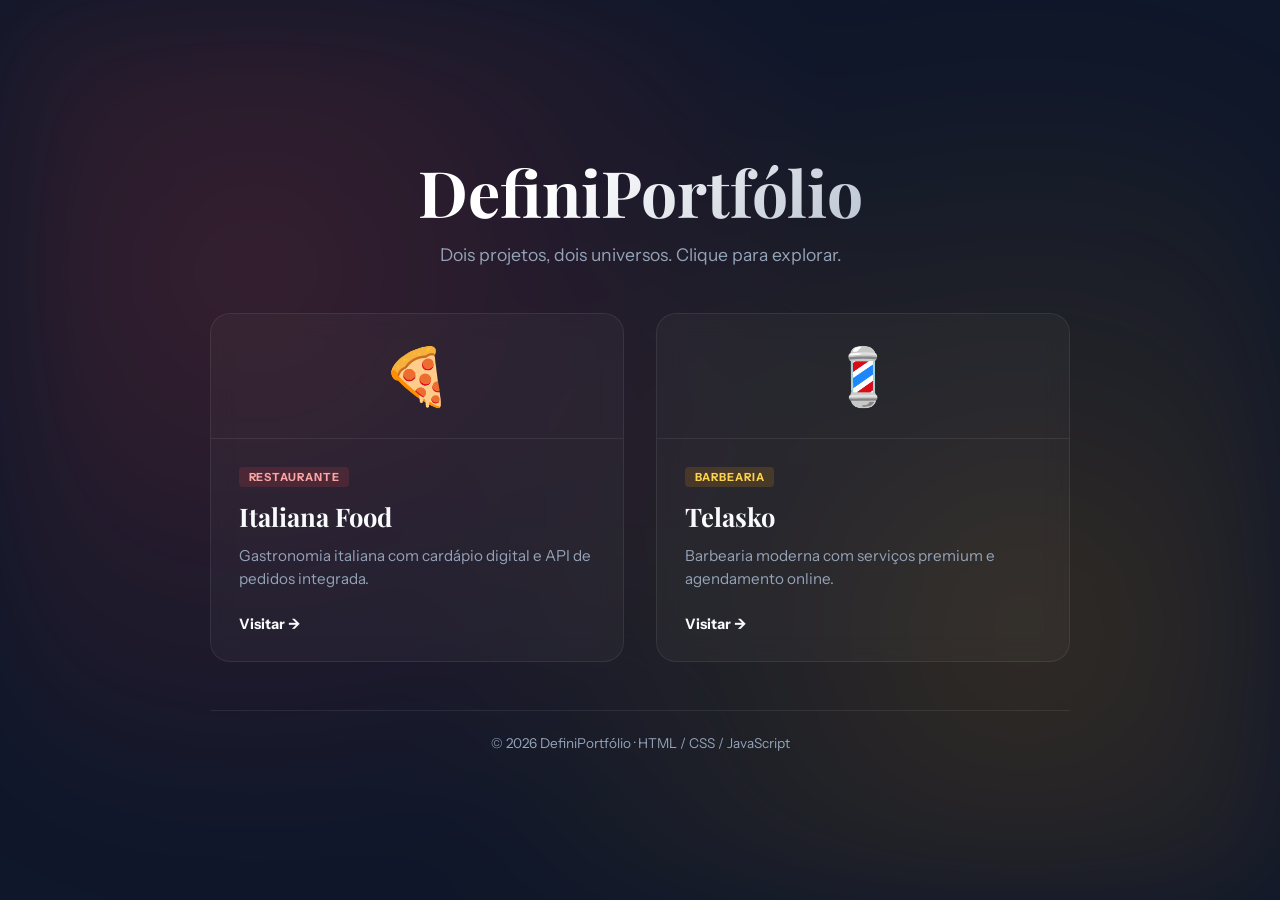
<file: definiportifolio/index.html>
<!DOCTYPE html>
<html lang="pt-BR">
<head>
    <meta charset="UTF-8">
    <meta name="viewport" content="width=device-width, initial-scale=1.0">
    <title>DefiniPortfólio - Projetos</title>
    <link rel="preconnect" href="https://fonts.googleapis.com">
    <link rel="preconnect" href="https://fonts.gstatic.com" crossorigin>
    <link href="https://fonts.googleapis.com/css2?family=Instrument+Sans:wght@400;600;700&family=Playfair+Display:ital,wght@0,700;1,700&display=swap" rel="stylesheet">
    <link rel="stylesheet" href="style.css">
</head>
<body>
    <div class="bg-glow"></div>
    <main class="portal">
        <header class="portal-header">
            <h1>DefiniPortfólio</h1>
            <p>Dois projetos, dois universos. Clique para explorar.</p>
        </header>
        <div class="cards">
            <a href="italiana-food/index.html" class="card card--food" id="card-italiana">
                <div class="card-icon">🍕</div>
                <div class="card-body">
                    <span class="tag tag--food">Restaurante</span>
                    <h2>Italiana Food</h2>
                    <p>Gastronomia italiana com cardápio digital e API de pedidos integrada.</p>
                    <span class="arrow">Visitar →</span>
                </div>
            </a>
            <a href="telasko/index.html" class="card card--barber" id="card-telasko">
                <div class="card-icon">💈</div>
                <div class="card-body">
                    <span class="tag tag--barber">Barbearia</span>
                    <h2>Telasko</h2>
                    <p>Barbearia moderna com serviços premium e agendamento online.</p>
                    <span class="arrow">Visitar →</span>
                </div>
            </a>
        </div>
        <footer class="portal-footer">
            <p>&copy; 2026 DefiniPortfólio · HTML / CSS / JavaScript</p>
        </footer>
    </main>
</body>
</html>
</file>
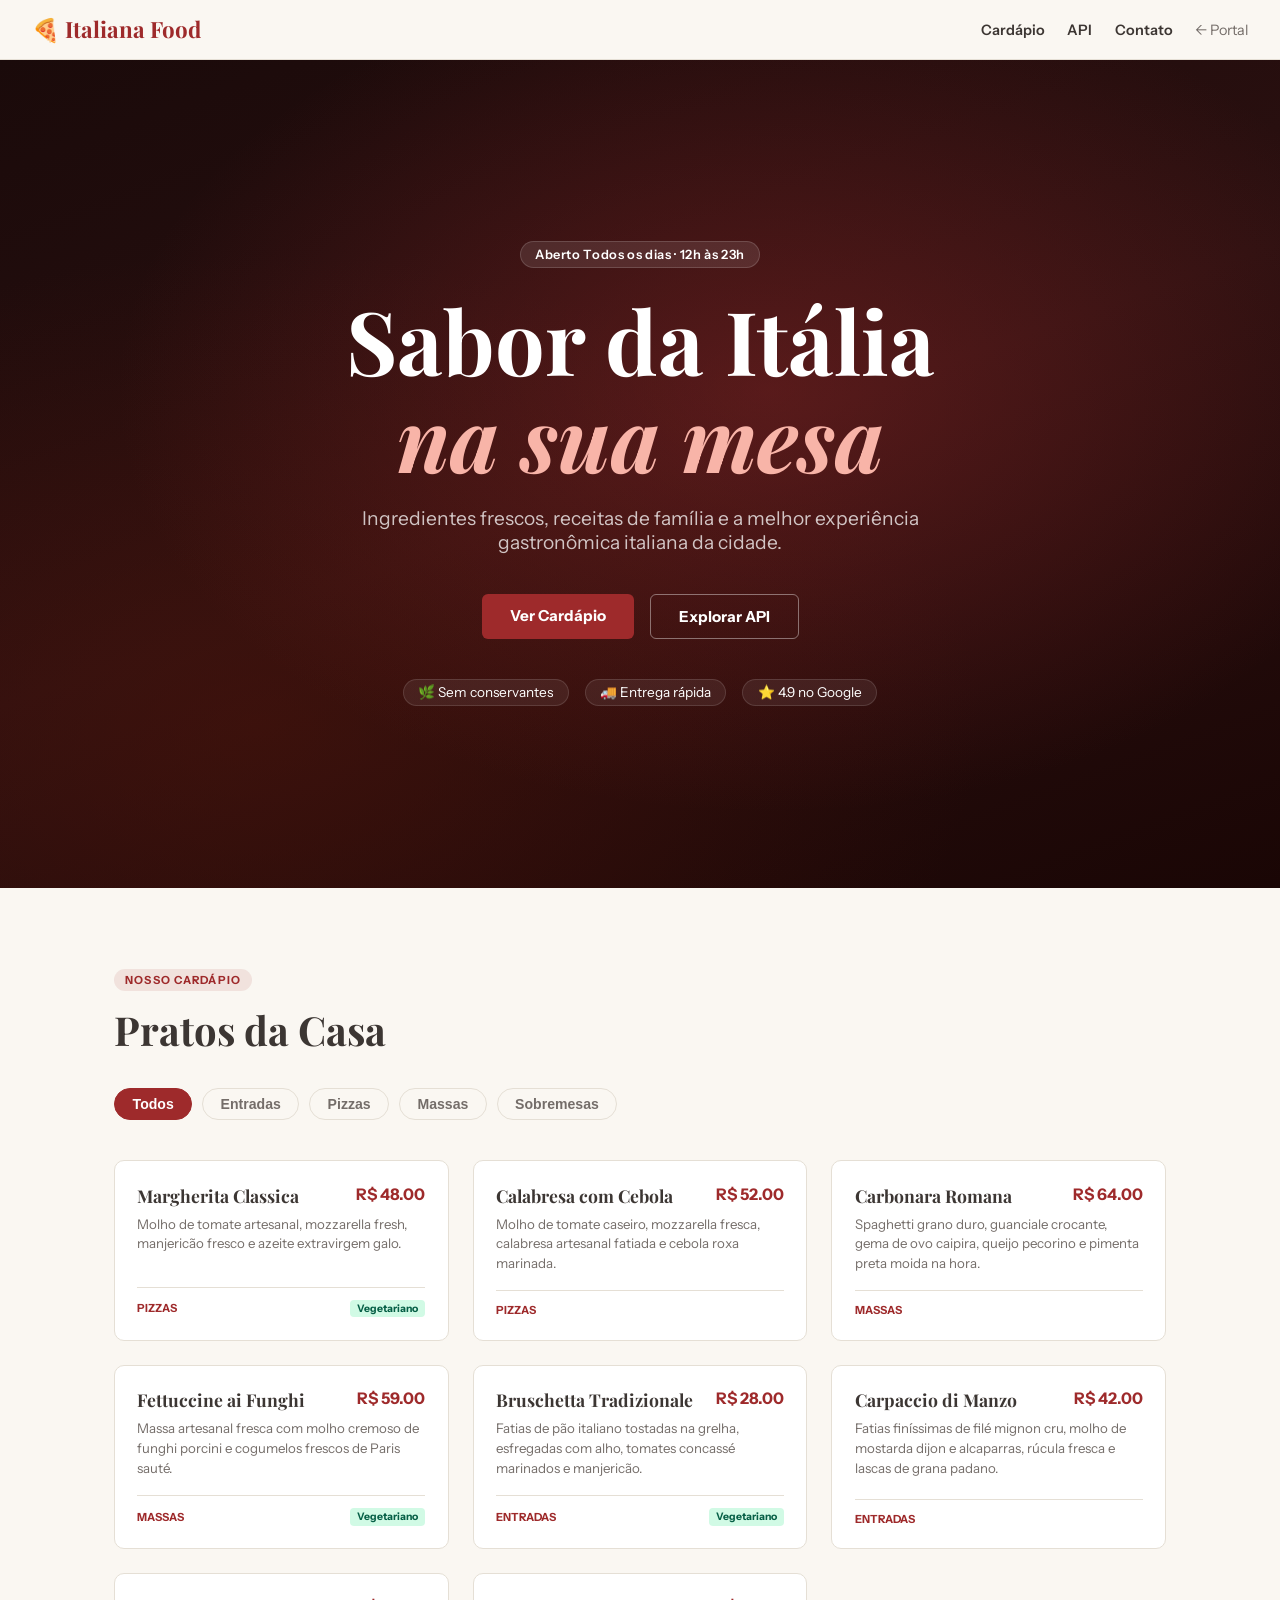
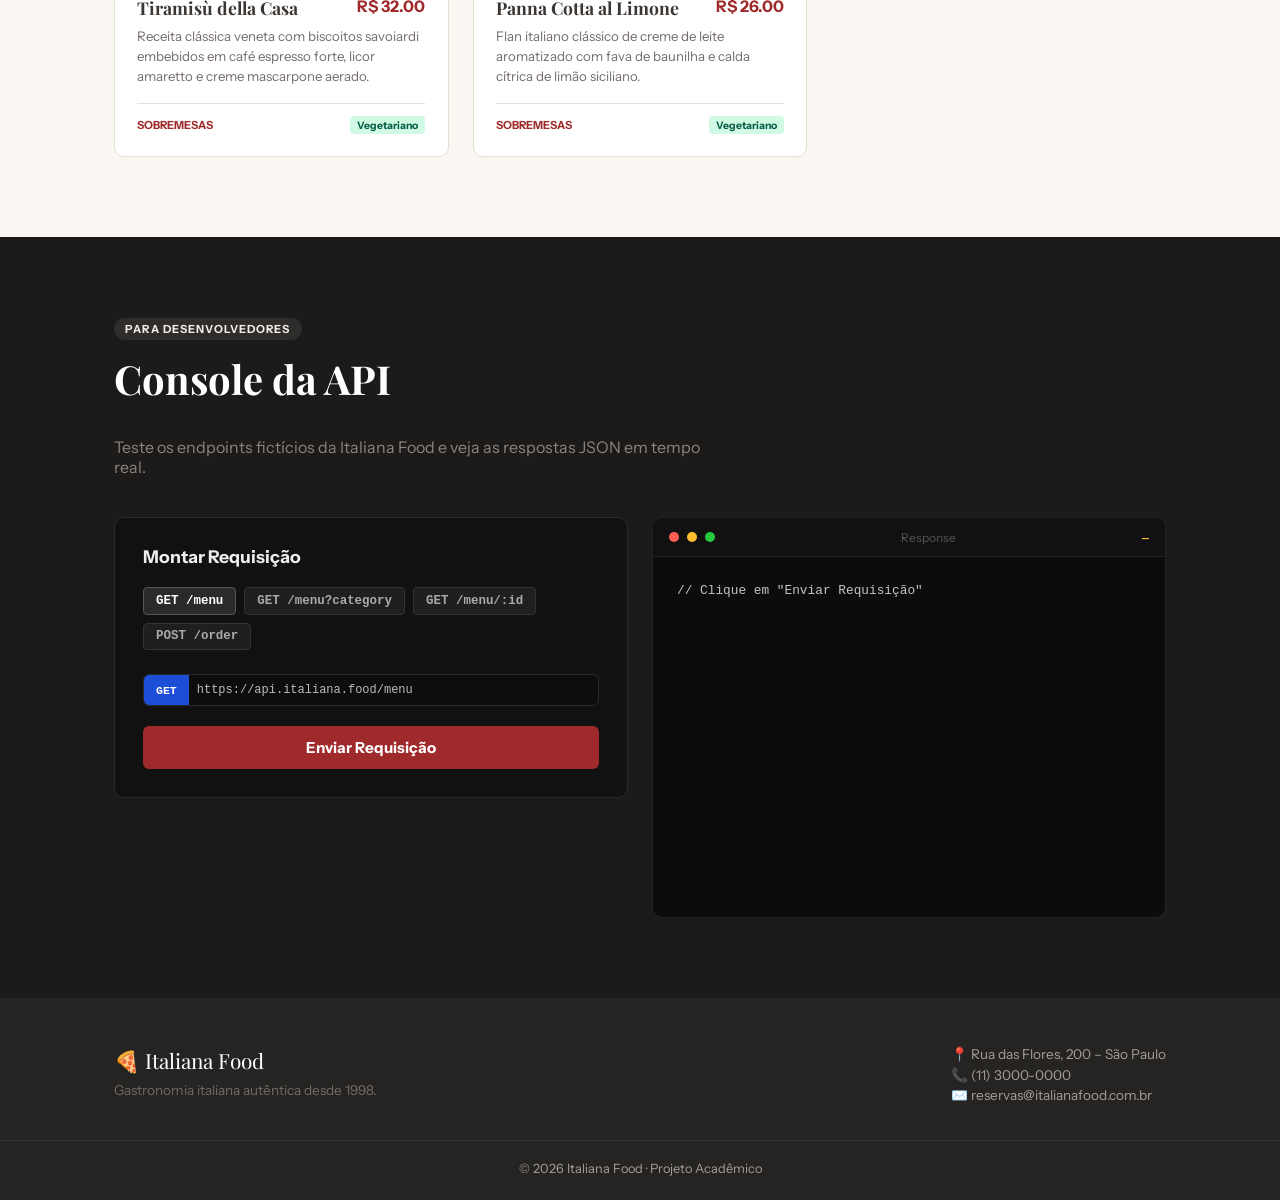
<file: definiportifolio/italiana-food/index.html>
<!DOCTYPE html>
<html lang="pt-BR">
<head>
    <meta charset="UTF-8">
    <meta name="viewport" content="width=device-width, initial-scale=1.0">
    <title>Italiana Food – Gastronomia Italiana</title>
    <link rel="preconnect" href="https://fonts.googleapis.com">
    <link rel="preconnect" href="https://fonts.gstatic.com" crossorigin>
    <link href="https://fonts.googleapis.com/css2?family=Instrument+Sans:wght@400;600;700&family=Playfair+Display:ital,wght@0,400;0,700;1,400;1,700&display=swap" rel="stylesheet">
    <link rel="stylesheet" href="style.css">
</head>
<body>

    <!-- NAVBAR -->
    <nav class="nav">
        <div class="nav-logo">🍕 Italiana Food</div>
        <ul class="nav-links">
            <li><a href="#cardapio">Cardápio</a></li>
            <li><a href="#api">API</a></li>
            <li><a href="#contato">Contato</a></li>
            <li><a href="../index.html" class="nav-back">← Portal</a></li>
        </ul>
    </nav>

    <!-- HERO -->
    <section class="hero">
        <div class="hero-badge">Aberto Todos os dias · 12h às 23h</div>
        <h1 class="hero-title">Sabor da Itália<br><em>na sua mesa</em></h1>
        <p class="hero-sub">Ingredientes frescos, receitas de família e a melhor experiência gastronômica italiana da cidade.</p>
        <div class="hero-btns">
            <a href="#cardapio" class="btn btn-primary">Ver Cardápio</a>
            <a href="#api" class="btn btn-outline">Explorar API</a>
        </div>
        <div class="hero-pills">
            <span>🌿 Sem conservantes</span>
            <span>🚚 Entrega rápida</span>
            <span>⭐ 4.9 no Google</span>
        </div>
    </section>

    <!-- CARDÁPIO -->
    <section class="section" id="cardapio">
        <div class="container">
            <span class="section-tag">Nosso cardápio</span>
            <h2 class="section-title">Pratos da Casa</h2>
            <div class="filter-bar">
                <button class="filter active" data-cat="all">Todos</button>
                <button class="filter" data-cat="entradas">Entradas</button>
                <button class="filter" data-cat="pizzas">Pizzas</button>
                <button class="filter" data-cat="massas">Massas</button>
                <button class="filter" data-cat="sobremesas">Sobremesas</button>
            </div>
            <div class="menu-grid" id="menu-grid">
                <p class="loading">Carregando...</p>
            </div>
        </div>
    </section>

    <!-- API EXPLORER -->
    <section class="section section--dark" id="api">
        <div class="container">
            <span class="section-tag">Para desenvolvedores</span>
            <h2 class="section-title">Console da API</h2>
            <p class="section-desc">Teste os endpoints fictícios da Italiana Food e veja as respostas JSON em tempo real.</p>

            <div class="api-layout">
                <div class="api-panel">
                    <h3>Montar Requisição</h3>
                    <div class="tab-row" id="tabs">
                        <button class="tab active" data-method="GET" data-url="menu-all">GET /menu</button>
                        <button class="tab" data-method="GET" data-url="menu-cat">GET /menu?category</button>
                        <button class="tab" data-method="GET" data-url="menu-id">GET /menu/:id</button>
                        <button class="tab" data-method="POST" data-url="order">POST /order</button>
                    </div>

                    <div id="param-cat" class="param" style="display:none">
                        <label>Categoria</label>
                        <select id="cat-val" class="input">
                            <option value="entradas">entradas</option>
                            <option value="pizzas">pizzas</option>
                            <option value="massas">massas</option>
                            <option value="sobremesas">sobremesas</option>
                        </select>
                    </div>
                    <div id="param-id" class="param" style="display:none">
                        <label>ID do prato (1–8)</label>
                        <input type="number" id="id-val" class="input" value="1" min="1" max="8">
                    </div>
                    <div id="param-body" class="param" style="display:none">
                        <label>Body JSON</label>
                        <textarea id="body-val" class="input mono" rows="5">{ "customerName": "João", "items": [{"id":3,"qty":1},{"id":7,"qty":2}] }</textarea>
                    </div>

                    <div class="url-preview">
                        <span class="method-badge" id="method-badge">GET</span>
                        <span class="url-text" id="url-text">https://api.italiana.food/menu</span>
                    </div>

                    <button class="btn btn-primary full" id="btn-send">Enviar Requisição</button>
                </div>

                <div class="terminal">
                    <div class="terminal-bar">
                        <span class="dot r"></span><span class="dot y"></span><span class="dot g"></span>
                        <span class="tbar-title">Response</span>
                        <span id="status-tag" class="status-tag">—</span>
                    </div>
                    <pre id="res-out" class="terminal-body mono">// Clique em "Enviar Requisição"</pre>
                </div>
            </div>
        </div>
    </section>

    <!-- CONTATO / FOOTER -->
    <footer class="footer" id="contato">
        <div class="container footer-inner">
            <div>
                <div class="footer-logo">🍕 Italiana Food</div>
                <p class="footer-desc">Gastronomia italiana autêntica desde 1998.</p>
            </div>
            <div class="footer-info">
                <p>📍 Rua das Flores, 200 – São Paulo</p>
                <p>📞 (11) 3000-0000</p>
                <p>✉️ reservas@italianafood.com.br</p>
            </div>
        </div>
        <p class="footer-copy">&copy; 2026 Italiana Food · Projeto Acadêmico</p>
    </footer>

    <script src="app.js"></script>
</body>
</html>
</file>
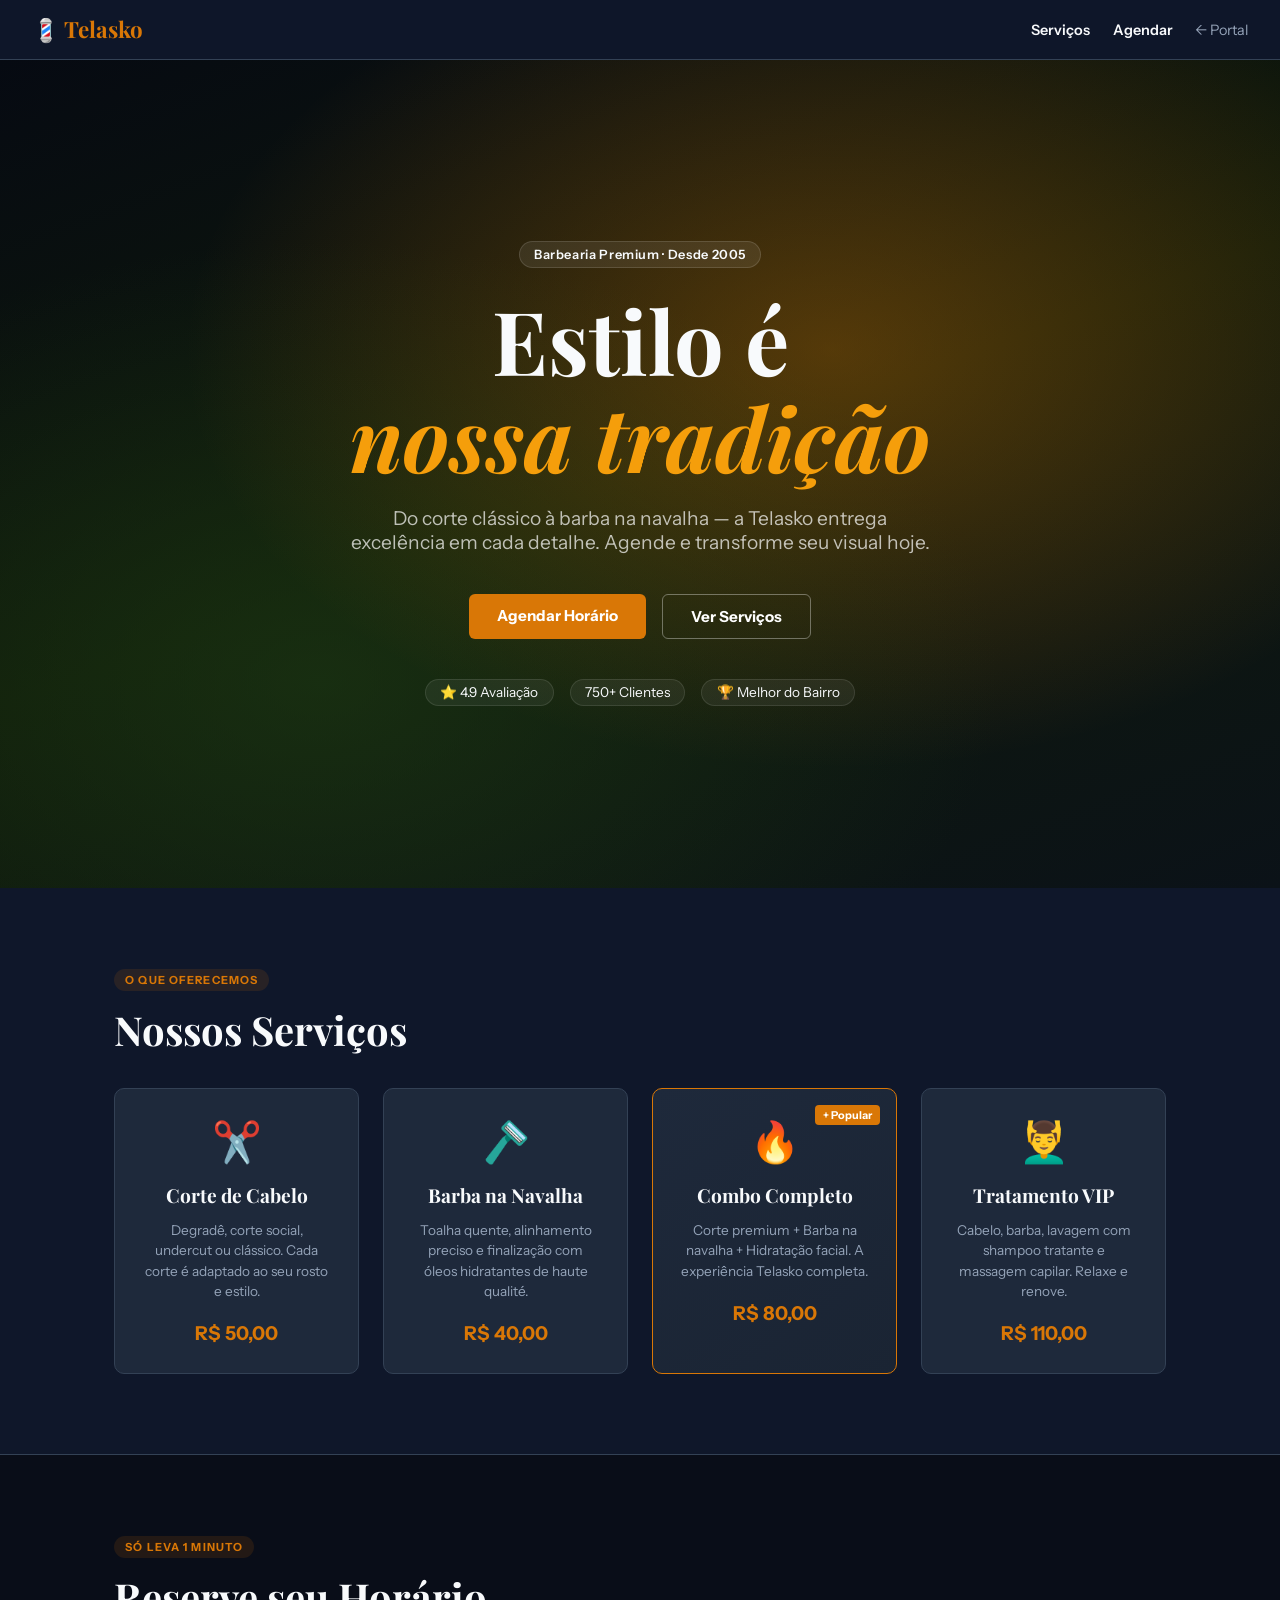
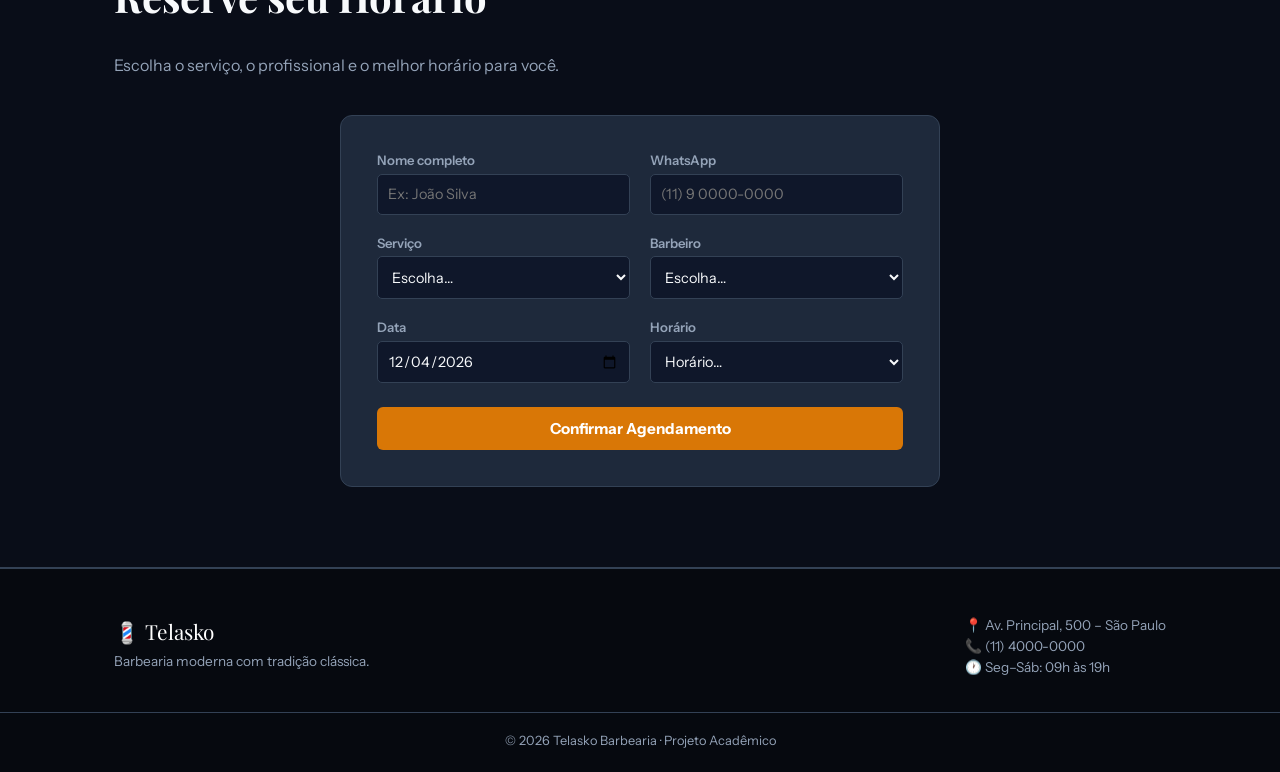
<file: definiportifolio/telasko/index.html>
<!DOCTYPE html>
<html lang="pt-BR">
<head>
    <meta charset="UTF-8">
    <meta name="viewport" content="width=device-width, initial-scale=1.0">
    <title>Telasko – Barbearia Moderna</title>
    <link rel="preconnect" href="https://fonts.googleapis.com">
    <link rel="preconnect" href="https://fonts.gstatic.com" crossorigin>
    <link href="https://fonts.googleapis.com/css2?family=Instrument+Sans:wght@400;600;700&family=Playfair+Display:ital,wght@0,700;1,700&display=swap" rel="stylesheet">
    <link rel="stylesheet" href="style.css">
</head>
<body>

    <!-- NAVBAR -->
    <nav class="nav">
        <div class="nav-logo">💈 Telasko</div>
        <ul class="nav-links">
            <li><a href="#services">Serviços</a></li>
            <li><a href="#agendamento">Agendar</a></li>
            <li><a href="../index.html" class="nav-back">← Portal</a></li>
        </ul>
    </nav>

    <!-- HERO -->
    <section class="hero">
        <div class="hero-label">Barbearia Premium · Desde 2005</div>
        <h1 class="hero-title">Estilo é<br><em>nossa tradição</em></h1>
        <p class="hero-sub">Do corte clássico à barba na navalha — a Telasko entrega excelência em cada detalhe. Agende e transforme seu visual hoje.</p>
        <div class="hero-btns">
            <a href="#agendamento" class="btn btn-primary">Agendar Horário</a>
            <a href="#services" class="btn btn-outline">Ver Serviços</a>
        </div>
        <div class="hero-badges">
            <span>⭐ 4.9 Avaliação</span>
            <span>750+ Clientes</span>
            <span>🏆 Melhor do Bairro</span>
        </div>
    </section>

    <!-- SERVICES -->
    <section class="section" id="services">
        <div class="container">
            <span class="section-tag">O que oferecemos</span>
            <h2 class="section-title">Nossos Serviços</h2>
            <div class="services-grid">
                <div class="service-card">
                    <div class="svc-icon">✂️</div>
                    <h3>Corte de Cabelo</h3>
                    <p>Degradê, corte social, undercut ou clássico. Cada corte é adaptado ao seu rosto e estilo.</p>
                    <span class="svc-price">R$ 50,00</span>
                </div>
                <div class="service-card">
                    <div class="svc-icon">🪒</div>
                    <h3>Barba na Navalha</h3>
                    <p>Toalha quente, alinhamento preciso e finalização com óleos hidratantes de haute qualité.</p>
                    <span class="svc-price">R$ 40,00</span>
                </div>
                <div class="service-card svc-highlight">
                    <div class="svc-badge">+ Popular</div>
                    <div class="svc-icon">🔥</div>
                    <h3>Combo Completo</h3>
                    <p>Corte premium + Barba na navalha + Hidratação facial. A experiência Telasko completa.</p>
                    <span class="svc-price">R$ 80,00</span>
                </div>
                <div class="service-card">
                    <div class="svc-icon">💆‍♂️</div>
                    <h3>Tratamento VIP</h3>
                    <p>Cabelo, barba, lavagem com shampoo tratante e massagem capilar. Relaxe e renove.</p>
                    <span class="svc-price">R$ 110,00</span>
                </div>
            </div>
        </div>
    </section>

    <!-- AGENDAMENTO -->
    <section class="section section--dark" id="agendamento">
        <div class="container">
            <span class="section-tag">Só leva 1 minuto</span>
            <h2 class="section-title">Reserve seu Horário</h2>
            <p class="section-desc">Escolha o serviço, o profissional e o melhor horário para você.</p>

            <div class="booking-wrap">
                <!-- FORM -->
                <form class="booking-form" id="booking-form">
                    <div class="two-col">
                        <div class="form-group">
                            <label>Nome completo</label>
                            <input type="text" id="f-name" class="input" placeholder="Ex: João Silva" required>
                        </div>
                        <div class="form-group">
                            <label>WhatsApp</label>
                            <input type="tel" id="f-phone" class="input" placeholder="(11) 9 0000-0000" required>
                        </div>
                        <div class="form-group">
                            <label>Serviço</label>
                            <select id="f-service" class="input" required>
                                <option value="" disabled selected>Escolha…</option>
                                <option value="Corte de Cabelo|50">Corte de Cabelo – R$ 50</option>
                                <option value="Barba na Navalha|40">Barba na Navalha – R$ 40</option>
                                <option value="Combo Completo|80">Combo Completo – R$ 80</option>
                                <option value="Tratamento VIP|110">Tratamento VIP – R$ 110</option>
                            </select>
                        </div>
                        <div class="form-group">
                            <label>Barbeiro</label>
                            <select id="f-barber" class="input" required>
                                <option value="" disabled selected>Escolha…</option>
                                <option>Diego – Cortes Modernos</option>
                                <option>Lucas – Navalha Tradicional</option>
                                <option>Mateus – Visagismo & Barbas</option>
                            </select>
                        </div>
                        <div class="form-group">
                            <label>Data</label>
                            <input type="date" id="f-date" class="input" required>
                        </div>
                        <div class="form-group">
                            <label>Horário</label>
                            <select id="f-time" class="input" required>
                                <option value="" disabled selected>Horário…</option>
                                <option>09:00</option><option>10:00</option><option>11:00</option>
                                <option>13:00</option><option>14:00</option><option>15:00</option>
                                <option>16:00</option><option>17:00</option><option>18:00</option>
                            </select>
                        </div>
                    </div>
                    <button type="submit" class="btn btn-primary full">Confirmar Agendamento</button>
                </form>

                <!-- CONFIRMAÇÃO -->
                <div class="confirm-box" id="confirm-box" style="display:none">
                    <div class="confirm-icon">✓</div>
                    <h3>Horário Confirmado!</h3>
                    <p>Seu agendamento foi registrado com sucesso. Até lá!</p>
                    <div class="confirm-table">
                        <div class="cr"><span>Cliente</span><strong id="c-name"></strong></div>
                        <div class="cr"><span>Serviço</span><strong id="c-service"></strong></div>
                        <div class="cr"><span>Profissional</span><strong id="c-barber"></strong></div>
                        <div class="cr"><span>Data</span><strong id="c-date"></strong></div>
                        <div class="cr"><span>Horário</span><strong id="c-time"></strong></div>
                        <div class="cr cr--total"><span>Total</span><strong id="c-price"></strong></div>
                    </div>
                    <button class="btn btn-outline-dark full" id="btn-reset">Fazer outro agendamento</button>
                </div>
            </div>
        </div>
    </section>

    <!-- FOOTER -->
    <footer class="footer">
        <div class="container footer-inner">
            <div>
                <div class="footer-logo">💈 Telasko</div>
                <p class="footer-desc">Barbearia moderna com tradição clássica.</p>
            </div>
            <div class="footer-info">
                <p>📍 Av. Principal, 500 – São Paulo</p>
                <p>📞 (11) 4000-0000</p>
                <p>🕐 Seg–Sáb: 09h às 19h</p>
            </div>
        </div>
        <p class="footer-copy">&copy; 2026 Telasko Barbearia · Projeto Acadêmico</p>
    </footer>

    <script src="app.js"></script>
</body>
</html>
</file>
<file: definiportifolio/style.css>
:root {
    --bg: #0f172a;
    --text: #f8fafc;
    --muted: #94a3b8;
    --border: rgba(255,255,255,0.08);
    --red: #ef4444;
    --gold: #f59e0b;
    --font-h: 'Playfair Display', serif;
    --font-b: 'Instrument Sans', sans-serif;
}
* { margin:0; padding:0; box-sizing:border-box; }
body {
    background: var(--bg);
    color: var(--text);
    font-family: var(--font-b);
    min-height: 100vh;
    display: flex;
    justify-content: center;
    align-items: center;
    padding: 2rem 1rem;
}
.bg-glow {
    position: fixed; inset: 0; z-index: 0; pointer-events: none;
    background:
        radial-gradient(circle at 20% 30%, rgba(239,68,68,.18) 0%, transparent 50%),
        radial-gradient(circle at 80% 70%, rgba(245,158,11,.15) 0%, transparent 50%);
    filter: blur(60px);
}
.portal { position:relative; z-index:1; max-width:860px; width:100%; display:flex; flex-direction:column; gap:3rem; }
.portal-header { text-align:center; }
.portal-header h1 {
    font-family: var(--font-h); font-size: clamp(2.5rem,6vw,4rem);
    background: linear-gradient(135deg,#fff 40%,#94a3b8);
    -webkit-background-clip:text; -webkit-text-fill-color:transparent;
    margin-bottom: .6rem;
}
.portal-header p { color:var(--muted); font-size:1.1rem; }
.cards { display:grid; grid-template-columns:repeat(auto-fit,minmax(300px,1fr)); gap:2rem; }
.card {
    text-decoration:none; color:inherit;
    background: rgba(255,255,255,.03);
    border: 1px solid var(--border);
    border-radius:1.25rem;
    overflow:hidden; display:flex; flex-direction:column;
    backdrop-filter:blur(12px);
    transition: transform .3s ease, border-color .3s ease, box-shadow .3s ease;
}
.card-icon { font-size:3.5rem; padding:1.75rem; text-align:center; border-bottom:1px solid var(--border); transition:background .3s; }
.card-body { padding:1.75rem; display:flex; flex-direction:column; gap:.75rem; flex:1; }
.tag { font-size:.7rem; font-weight:700; text-transform:uppercase; letter-spacing:.08em; padding:.2rem .6rem; border-radius:4px; align-self:flex-start; }
.tag--food { background:rgba(239,68,68,.15); color:#fca5a5; }
.tag--barber { background:rgba(245,158,11,.15); color:#fcd34d; }
.card-body h2 { font-family:var(--font-h); font-size:1.6rem; }
.card-body p { color:var(--muted); font-size:.95rem; line-height:1.5; flex:1; }
.arrow { font-weight:700; font-size:.9rem; margin-top:.75rem; transition:color .3s, transform .3s; display:inline-block; }
/* hover food */
.card--food:hover { border-color:var(--red); box-shadow:0 12px 40px rgba(239,68,68,.15); transform:translateY(-5px); }
.card--food:hover .card-icon { background:rgba(239,68,68,.06); }
.card--food:hover .arrow { color:#fca5a5; transform:translateX(5px); }
/* hover barber */
.card--barber:hover { border-color:var(--gold); box-shadow:0 12px 40px rgba(245,158,11,.15); transform:translateY(-5px); }
.card--barber:hover .card-icon { background:rgba(245,158,11,.06); }
.card--barber:hover .arrow { color:#fcd34d; transform:translateX(5px); }
.portal-footer { text-align:center; border-top:1px solid var(--border); padding-top:1.5rem; color:var(--muted); font-size:.85rem; }
</file>
<file: definiportifolio/italiana-food/style.css>
:root {
    --red: #9e2a2b;
    --red-l: #c13232;
    --bg: #faf7f2;
    --dark: #252422;
    --card: #ffffff;
    --text: #3c3633;
    --muted: #746d69;
    --border: #e5dfd5;
    --font-h: 'Playfair Display', serif;
    --font-b: 'Instrument Sans', sans-serif;
    --mono: 'Courier New', monospace;
    --ease: all .25s ease;
}
*{ margin:0; padding:0; box-sizing:border-box; }
html{ scroll-behavior:smooth; }
body{ background:var(--bg); color:var(--text); font-family:var(--font-b); }

/* ── NAV ── */
.nav{ position:sticky; top:0; z-index:99; background:rgba(250,247,242,.94); backdrop-filter:blur(8px); border-bottom:1px solid var(--border); display:flex; align-items:center; justify-content:space-between; padding:.9rem 2rem; }
.nav-logo{ font-family:var(--font-h); font-size:1.4rem; font-weight:700; color:var(--red); display:flex; align-items:center; gap:.4rem; }
.nav-links{ list-style:none; display:flex; align-items:center; gap:1.4rem; }
.nav-links a{ text-decoration:none; font-weight:600; font-size:.9rem; color:var(--text); transition:var(--ease); }
.nav-links a:hover{ color:var(--red); }
.nav-back{ color:var(--muted) !important; font-weight:400 !important; }

/* ── HERO ── */
.hero{
    min-height:92vh; display:flex; flex-direction:column; justify-content:center; align-items:center; text-align:center; padding:4rem 1.5rem;
    background: linear-gradient(160deg,#1a0a0a 0%,#2b1010 50%,#1a0605 100%);
    color:#fff; position:relative; overflow:hidden;
}
.hero::before{
    content:''; position:absolute; inset:0;
    background: radial-gradient(ellipse at 60% 40%, rgba(158,42,43,.4) 0%, transparent 60%),
                radial-gradient(ellipse at 20% 80%, rgba(80,20,10,.5) 0%, transparent 50%);
    pointer-events:none;
}
.hero > * { position:relative; z-index:1; }
.hero-badge{ background:rgba(255,255,255,.1); border:1px solid rgba(255,255,255,.15); border-radius:20px; padding:.3rem .9rem; font-size:.8rem; font-weight:600; letter-spacing:.05em; margin-bottom:1.5rem; display:inline-block; }
.hero-title{ font-family:var(--font-h); font-size:clamp(3rem,7vw,5.5rem); line-height:1.1; margin-bottom:1.25rem; }
.hero-title em{ font-style:italic; color:#f8b4a8; }
.hero-sub{ max-width:580px; font-size:clamp(1rem,2vw,1.2rem); color:rgba(255,255,255,.75); margin-bottom:2.5rem; }
.hero-btns{ display:flex; gap:1rem; flex-wrap:wrap; justify-content:center; margin-bottom:2.5rem; }
.hero-pills{ display:flex; gap:1rem; flex-wrap:wrap; justify-content:center; }
.hero-pills span{ font-size:.85rem; background:rgba(255,255,255,.07); border:1px solid rgba(255,255,255,.12); border-radius:20px; padding:.3rem .9rem; }

/* ── BUTTONS ── */
.btn{ display:inline-block; padding:.75rem 1.75rem; border-radius:6px; font-weight:700; font-size:.95rem; text-decoration:none; cursor:pointer; transition:var(--ease); border:none; font-family:var(--font-b); }
.btn-primary{ background:var(--red); color:#fff; }
.btn-primary:hover{ background:var(--red-l); }
.btn-outline{ background:transparent; color:#fff; border:1px solid rgba(255,255,255,.4); }
.btn-outline:hover{ background:rgba(255,255,255,.1); }
.full{ width:100%; text-align:center; display:block; }

/* ── SECTIONS ── */
.section{ padding:5rem 0; }
.section--dark{ background:#1c1b1a; color:#f0ebe4; }
.section--dark .section-tag{ background:rgba(255,255,255,.08); color:#f0ebe4; }
.section--dark .section-title{ color:#fff; }
.container{ max-width:1100px; margin:0 auto; padding:0 1.5rem; }
.section-tag{ display:inline-block; background:rgba(158,42,43,.1); color:var(--red); font-size:.7rem; font-weight:700; text-transform:uppercase; letter-spacing:.1em; padding:.25rem .7rem; border-radius:20px; margin-bottom:.75rem; }
.section-title{ font-family:var(--font-h); font-size:clamp(1.8rem,4vw,2.5rem); margin-bottom:2rem; }
.section-desc{ color:#8b8480; margin-bottom:2.5rem; max-width:600px; }

/* ── FILTER BAR ── */
.filter-bar{ display:flex; gap:.6rem; flex-wrap:wrap; margin-bottom:2.5rem; }
.filter{ background:transparent; border:1px solid var(--border); color:var(--muted); padding:.45rem 1.1rem; border-radius:30px; font-size:.88rem; font-weight:600; cursor:pointer; transition:var(--ease); }
.filter:hover, .filter.active{ background:var(--red); border-color:var(--red); color:#fff; }

/* ── MENU GRID ── */
.menu-grid{ display:grid; grid-template-columns:repeat(auto-fill,minmax(260px,1fr)); gap:1.5rem; }
.loading{ color:var(--muted); padding:3rem 0; text-align:center; }
.dish-card{ background:var(--card); border:1px solid var(--border); border-radius:10px; padding:1.4rem; display:flex; flex-direction:column; gap:.5rem; transition:var(--ease); }
.dish-card:hover{ transform:translateY(-4px); border-color:var(--red); box-shadow:0 8px 24px rgba(0,0,0,.07); }
.dish-head{ display:flex; justify-content:space-between; align-items:flex-start; gap:.5rem; }
.dish-name{ font-family:var(--font-h); font-size:1.1rem; font-weight:700; }
.dish-price{ color:var(--red); font-weight:800; white-space:nowrap; }
.dish-desc{ color:var(--muted); font-size:.83rem; line-height:1.5; flex:1; }
.dish-foot{ display:flex; justify-content:space-between; align-items:center; margin-top:.5rem; padding-top:.75rem; border-top:1px solid var(--border); }
.dish-cat{ font-size:.7rem; font-weight:700; text-transform:uppercase; color:var(--red); }
.badge-veg{ background:#d1fae5; color:#065f46; font-size:.65rem; font-weight:700; padding:.15rem .45rem; border-radius:4px; }

/* ── API CONSOLE ── */
.api-layout{ display:grid; grid-template-columns:1fr 1fr; gap:1.5rem; align-items:start; }
.api-panel{ background:#111; border:1px solid #2a2a2a; border-radius:10px; padding:1.75rem; }
.api-panel h3{ margin-bottom:1.25rem; font-size:1.1rem; color:#eee; }
.tab-row{ display:flex; flex-wrap:wrap; gap:.5rem; margin-bottom:1.5rem; }
.tab{ background:#1f1f1f; border:1px solid #333; color:#aaa; padding:.35rem .75rem; border-radius:4px; font-size:.78rem; font-weight:600; cursor:pointer; font-family:var(--mono); transition:var(--ease); }
.tab:hover,.tab.active{ background:#2a2a2a; color:#fff; border-color:#555; }
.param{ margin-bottom:1rem; display:flex; flex-direction:column; gap:.35rem; }
.param label{ font-size:.8rem; color:#888; font-weight:600; }
.input{ background:#1a1a1a; border:1px solid #333; color:#ddd; padding:.6rem; border-radius:4px; font-size:.88rem; width:100%; font-family:var(--font-b); outline:none; }
.input:focus{ border-color:#9e2a2b; }
.mono{ font-family:var(--mono) !important; font-size:.8rem !important; }
textarea.input{ resize:vertical; }
.url-preview{ background:#0d0d0d; border:1px solid #2a2a2a; border-radius:6px; display:flex; align-items:center; overflow:hidden; margin-bottom:1.25rem; }
.method-badge{ font-size:.72rem; font-weight:800; padding:.55rem .75rem; font-family:var(--mono); color:#fff; }
.method-get{ background:#1d4ed8; }
.method-post{ background:#059669; }
.url-text{ font-family:var(--mono); font-size:.75rem; padding:.5rem; color:#bbb; overflow:hidden; white-space:nowrap; text-overflow:ellipsis; }
/* terminal */
.terminal{ background:#0c0c0c; border:1px solid #222; border-radius:10px; overflow:hidden; display:flex; flex-direction:column; }
.terminal-bar{ background:#111; padding:.7rem 1rem; display:flex; align-items:center; gap:.5rem; border-bottom:1px solid #222; }
.dot{ width:10px;height:10px;border-radius:50%; }
.dot.r{background:#ff5f56;} .dot.y{background:#ffbd2e;} .dot.g{background:#27c93f;}
.tbar-title{ margin-left:auto; font-size:.75rem; color:#555; }
.status-tag{ font-size:.72rem; font-weight:800; font-family:var(--mono); color:#ffbd2e; margin-left:auto; }
.terminal-body{ padding:1.5rem; min-height:360px; overflow:auto; white-space:pre-wrap; word-break:break-all; color:#c7c3be; font-family:var(--mono); font-size:.78rem; line-height:1.6; }

/* ── FOOTER ── */
.footer{ background:var(--dark); color:#a39e99; padding:3rem 0 1.5rem; }
.footer-inner{ display:flex; justify-content:space-between; flex-wrap:wrap; gap:2rem; margin-bottom:2rem; }
.footer-logo{ font-family:var(--font-h); font-size:1.3rem; color:#fff; margin-bottom:.5rem; }
.footer-desc{ font-size:.85rem; color:#706b66; }
.footer-info p{ font-size:.85rem; margin-bottom:.3rem; }
.footer-copy{ text-align:center; font-size:.8rem; border-top:1px solid #333; padding-top:1.25rem; }

@media(max-width:700px){
    .api-layout{ grid-template-columns:1fr; }
    .nav-links{ gap:.8rem; }
    .hero{ padding:3rem 1rem; }
}
</file>
<file: definiportifolio/telasko/style.css>
:root {
    --gold: #d97706;
    --gold-l: #f59e0b;
    --bg: #0f172a;
    --card: #1e293b;
    --text: #f8fafc;
    --muted: #94a3b8;
    --border: #334155;
    --font-h: 'Playfair Display', serif;
    --font-b: 'Instrument Sans', sans-serif;
    --ease: all .25s ease;
}
*{ margin:0; padding:0; box-sizing:border-box; }
html{ scroll-behavior:smooth; }
body{ background:var(--bg); color:var(--text); font-family:var(--font-b); }

/* NAV */
.nav{ position:sticky; top:0; z-index:99; background:rgba(15,23,42,.95); backdrop-filter:blur(8px); border-bottom:1px solid var(--border); display:flex; align-items:center; justify-content:space-between; padding:.9rem 2rem; }
.nav-logo{ font-family:var(--font-h); font-size:1.4rem; font-weight:700; color:var(--gold); display:flex; align-items:center; gap:.4rem; }
.nav-links{ list-style:none; display:flex; align-items:center; gap:1.4rem; }
.nav-links a{ text-decoration:none; font-weight:600; font-size:.9rem; color:var(--text); transition:var(--ease); }
.nav-links a:hover{ color:var(--gold); }
.nav-back{ color:var(--muted) !important; font-weight:400 !important; }

/* HERO */
.hero{
    min-height:92vh; display:flex; flex-direction:column; justify-content:center; align-items:center; text-align:center; padding:4rem 1.5rem;
    background: linear-gradient(160deg,#060a12 0%,#0f1a0a 50%,#0b1218 100%);
    position:relative; overflow:hidden;
}
.hero::before{
    content:''; position:absolute; inset:0; pointer-events:none;
    background: radial-gradient(ellipse at 65% 35%, rgba(217,119,6,.35) 0%, transparent 55%),
                radial-gradient(ellipse at 25% 75%, rgba(30,60,20,.6) 0%, transparent 50%);
}
.hero>*{ position:relative; z-index:1; }
.hero-label{ background:rgba(255,255,255,.08); border:1px solid rgba(255,255,255,.13); border-radius:20px; padding:.3rem .9rem; font-size:.8rem; font-weight:600; letter-spacing:.05em; margin-bottom:1.5rem; display:inline-block; }
.hero-title{ font-family:var(--font-h); font-size:clamp(3rem,7vw,5.5rem); line-height:1.1; margin-bottom:1.25rem; }
.hero-title em{ font-style:italic; color:var(--gold-l); }
.hero-sub{ max-width:580px; font-size:clamp(1rem,2vw,1.2rem); color:rgba(255,255,255,.7); margin-bottom:2.5rem; }
.hero-btns{ display:flex; gap:1rem; flex-wrap:wrap; justify-content:center; margin-bottom:2.5rem; }
.hero-badges{ display:flex; gap:1rem; flex-wrap:wrap; justify-content:center; }
.hero-badges span{ font-size:.85rem; background:rgba(255,255,255,.06); border:1px solid rgba(255,255,255,.1); border-radius:20px; padding:.3rem .9rem; }

/* BUTTONS */
.btn{ display:inline-block; padding:.75rem 1.75rem; border-radius:6px; font-weight:700; font-size:.95rem; text-decoration:none; cursor:pointer; transition:var(--ease); border:none; font-family:var(--font-b); }
.btn-primary{ background:var(--gold); color:#fff; }
.btn-primary:hover{ background:var(--gold-l); }
.btn-outline{ background:transparent; color:#fff; border:1px solid rgba(255,255,255,.35); }
.btn-outline:hover{ background:rgba(255,255,255,.1); }
.btn-outline-dark{ background:transparent; color:var(--muted); border:1px solid var(--border); }
.btn-outline-dark:hover{ background:var(--card); color:var(--text); }
.full{ width:100%; text-align:center; display:block; margin-top:1.5rem; }

/* SECTIONS */
.section{ padding:5rem 0; }
.section--dark{ background:#090d18; border-top:1px solid var(--border); border-bottom:1px solid var(--border); }
.container{ max-width:1100px; margin:0 auto; padding:0 1.5rem; }
.section-tag{ display:inline-block; background:rgba(217,119,6,.12); color:var(--gold); font-size:.7rem; font-weight:700; text-transform:uppercase; letter-spacing:.1em; padding:.25rem .7rem; border-radius:20px; margin-bottom:.75rem; }
.section-title{ font-family:var(--font-h); font-size:clamp(1.8rem,4vw,2.5rem); margin-bottom:2rem; color:var(--text); }
.section-desc{ color:var(--muted); margin-bottom:2.5rem; max-width:600px; }

/* SERVICES */
.services-grid{ display:grid; grid-template-columns:repeat(auto-fit,minmax(230px,1fr)); gap:1.5rem; }
.service-card{ background:var(--card); border:1px solid var(--border); border-radius:10px; padding:1.75rem; text-align:center; transition:var(--ease); position:relative; }
.service-card:hover{ border-color:var(--gold); transform:translateY(-4px); }
.svc-highlight{ border-color:var(--gold); background:linear-gradient(145deg,#1e293b,#1a2433); }
.svc-badge{ position:absolute; top:1rem; right:1rem; background:var(--gold); color:#fff; font-size:.68rem; font-weight:700; padding:.2rem .5rem; border-radius:4px; }
.svc-icon{ font-size:2.5rem; margin-bottom:1rem; }
.service-card h3{ font-family:var(--font-h); font-size:1.2rem; margin-bottom:.75rem; }
.service-card p{ color:var(--muted); font-size:.85rem; line-height:1.5; margin-bottom:1.25rem; }
.svc-price{ color:var(--gold); font-weight:800; font-size:1.2rem; }

/* BOOKING */
.booking-wrap{ display:flex; justify-content:center; }
.booking-form, .confirm-box{ background:var(--card); border:1px solid var(--border); border-radius:12px; padding:2.25rem; max-width:600px; width:100%; }
.two-col{ display:grid; grid-template-columns:1fr 1fr; gap:1.25rem; }
.form-group{ display:flex; flex-direction:column; gap:.35rem; }
.form-group label{ font-size:.82rem; font-weight:600; color:var(--muted); }
.input{ background:#0f172a; border:1px solid var(--border); color:var(--text); padding:.65rem; border-radius:5px; font-size:.9rem; width:100%; font-family:var(--font-b); outline:none; transition:var(--ease); }
.input:focus{ border-color:var(--gold); }

/* CONFIRM */
.confirm-box{ text-align:center; animation:fadeUp .35s ease; }
.confirm-icon{ width:52px;height:52px;border-radius:50%;background:rgba(16,185,129,.15);color:#10b981;display:flex;align-items:center;justify-content:center;font-size:1.6rem;font-weight:900;margin:0 auto 1rem; }
.confirm-box h3{ font-family:var(--font-h); font-size:1.5rem; margin-bottom:.4rem; }
.confirm-box>p{ color:var(--muted); font-size:.9rem; margin-bottom:1.5rem; }
.confirm-table{ border:1px solid var(--border); border-radius:8px; overflow:hidden; margin-bottom:1.5rem; text-align:left; }
.cr{ display:flex; justify-content:space-between; align-items:center; padding:.7rem 1rem; border-bottom:1px solid var(--border); }
.cr:last-child{ border-bottom:none; }
.cr span{ color:var(--muted); font-size:.85rem; }
.cr strong{ font-size:.9rem; }
.cr--total{ background:rgba(217,119,6,.1); }
.cr--total strong{ color:var(--gold); font-size:1.2rem; font-weight:800; }

/* FOOTER */
.footer{ background:#06090f; color:var(--muted); padding:3rem 0 1.5rem; border-top:1px solid var(--border); }
.footer-inner{ display:flex; justify-content:space-between; flex-wrap:wrap; gap:2rem; margin-bottom:2rem; }
.footer-logo{ font-family:var(--font-h); font-size:1.3rem; color:#fff; margin-bottom:.5rem; }
.footer-desc{ font-size:.85rem; }
.footer-info p{ font-size:.85rem; margin-bottom:.3rem; }
.footer-copy{ text-align:center; font-size:.8rem; border-top:1px solid var(--border); padding-top:1.25rem; }

@keyframes fadeUp{ from{ opacity:0; transform:translateY(12px); } to{ opacity:1; transform:translateY(0); } }
@media(max-width:650px){
    .two-col{ grid-template-columns:1fr; }
    .nav-links{ gap:.8rem; }
    .hero-btns, .hero-badges{ flex-direction:column; align-items:center; }
}
</file>
